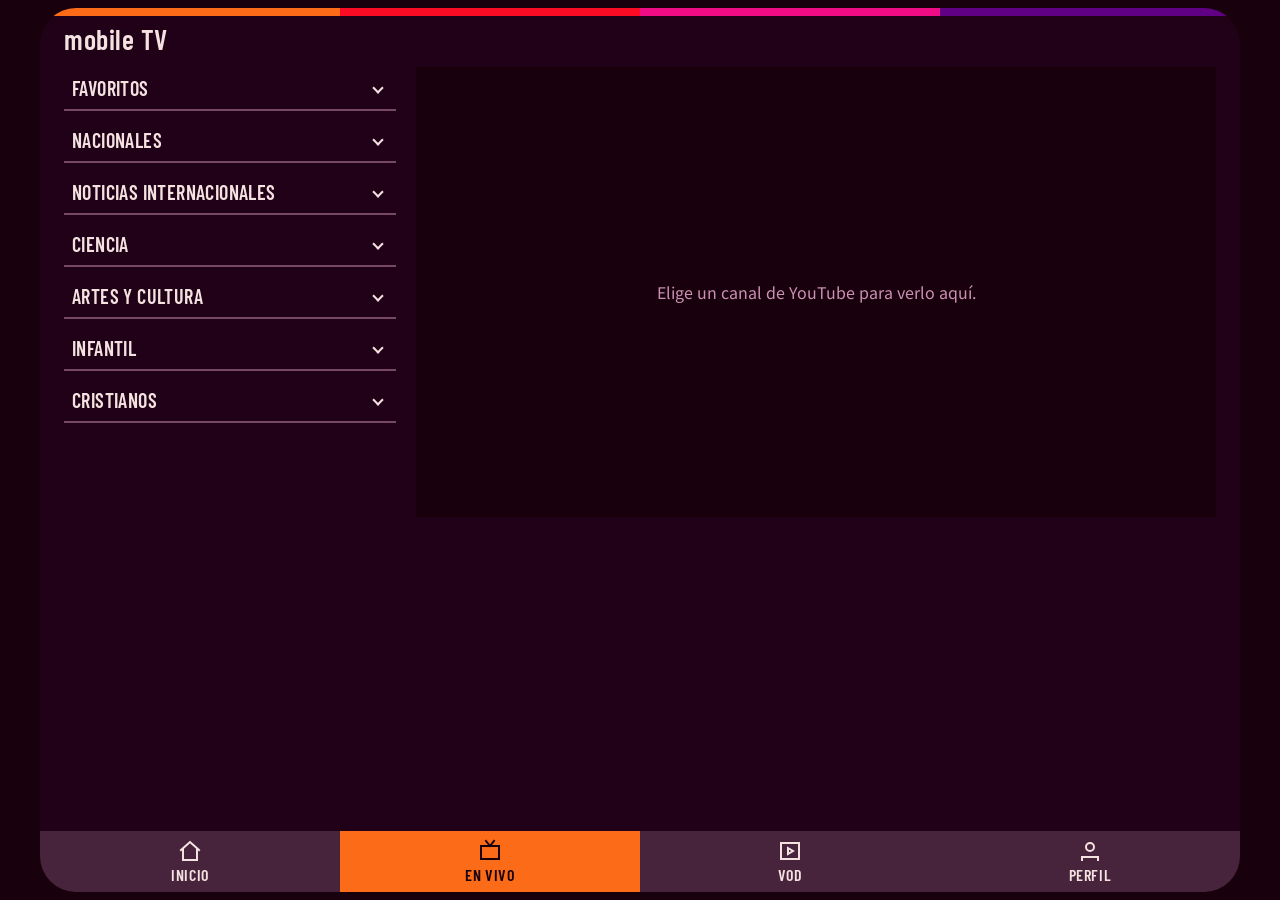
<file: index.html>
<!doctype html>
<html lang="es">
<head>
  <meta charset="utf-8">
  <!-- Política de seguridad: todo es propio, salvo los marcos del reproductor de YouTube. Sin scripts ni estilos en línea.
       Lo que YouTube necesite dentro de su marco lo gobierna YouTube, no esta página. -->
  <meta http-equiv="Content-Security-Policy" content="default-src 'none'; script-src 'self'; style-src 'self'; img-src 'self'; font-src 'self'; connect-src 'self'; manifest-src 'self'; worker-src 'self'; frame-src https://www.youtube-nocookie.com; object-src 'none'; base-uri 'none'; form-action 'none'">
  <meta name="referrer" content="no-referrer">
  <!-- Los navegadores solo respetan X-Content-Type-Options como cabecera HTTP; aquí queda como declaración. -->
  <meta http-equiv="X-Content-Type-Options" content="nosniff">
  <meta name="viewport" content="width=device-width, initial-scale=1, viewport-fit=cover">
  <title>mobile TV</title>
  <meta name="theme-color" content="#18000c">
  <link rel="icon" type="image/svg+xml" href="icons/favicon.svg">
  <link rel="icon" type="image/png" sizes="32x32" href="icons/favicon-32.png">
  <link rel="manifest" href="manifest.webmanifest">
  <link rel="stylesheet" href="css/styles.css">
</head>
<body>
  <div class="card">
    <div class="stripes" aria-hidden="true"><span></span><span></span><span></span><span></span></div>
    <header class="topbar">
      <h1><span class="brand">mobile TV</span></h1>
    </header>
    <main>
      <p id="aviso-sin-conexion" class="notice" role="status" hidden>
        Sin conexión: la lista se ve, pero los videos y los sitios oficiales necesitan internet.
      </p>
      <div class="panels">
        <section id="panel-inicio" class="panel" role="tabpanel" aria-labelledby="tab-inicio" hidden>
          <h2>Inicio</h2>
          <p class="message">Próximamente</p>
        </section>

        <section id="panel-en-vivo" class="panel live" role="tabpanel" aria-labelledby="tab-en-vivo">
          <section id="reproductor" class="player-area" aria-labelledby="reproductor-titulo">
            <h2 id="reproductor-titulo" class="sr-only">Reproductor</h2>
            <div id="reproductor-contenido" aria-live="polite">
              <div class="player-frame player-empty">
                <p class="message">Elige un canal de YouTube para verlo aquí.</p>
              </div>
            </div>
          </section>
          <section id="en-vivo" class="channel-area" aria-labelledby="en-vivo-titulo">
            <h2 id="en-vivo-titulo" class="sr-only">Canales en vivo</h2>
            <div id="lista-canales" aria-live="polite">
              <p class="message">Cargando canales...</p>
            </div>
          </section>
        </section>

        <section id="panel-vod" class="panel" role="tabpanel" aria-labelledby="tab-vod" hidden>
          <h2>VOD</h2>
          <p class="message">Próximamente</p>
        </section>

        <section id="panel-perfil" class="panel" role="tabpanel" aria-labelledby="tab-perfil" hidden>
          <h2>Perfil</h2>
          <p class="message">Próximamente</p>
        </section>
      </div>
    </main>
    <nav class="tabbar" aria-label="Navegación principal">
      <div id="barra-pestanas" class="tabs" role="tablist" aria-label="Secciones de la app">
        <button type="button" id="tab-inicio" class="tab" role="tab" data-tab="inicio" aria-controls="panel-inicio" aria-selected="false" tabindex="-1">
          <svg viewBox="0 0 24 24" aria-hidden="true" focusable="false"><path d="M3 11 12 3l9 8M5 10v11h14V10"/></svg>
          <span>Inicio</span>
        </button>
        <button type="button" id="tab-en-vivo" class="tab" role="tab" data-tab="en-vivo" aria-controls="panel-en-vivo" aria-selected="true" tabindex="0">
          <svg viewBox="0 0 24 24" aria-hidden="true" focusable="false"><path d="M8 2l4 5 4-5"/><rect x="3" y="7" width="18" height="13"/></svg>
          <span>En Vivo</span>
        </button>
        <button type="button" id="tab-vod" class="tab" role="tab" data-tab="vod" aria-controls="panel-vod" aria-selected="false" tabindex="-1">
          <svg viewBox="0 0 24 24" aria-hidden="true" focusable="false"><rect x="3" y="4" width="18" height="16"/><path d="M10 9l5 3-5 3z"/></svg>
          <span>VOD</span>
        </button>
        <button type="button" id="tab-perfil" class="tab" role="tab" data-tab="perfil" aria-controls="panel-perfil" aria-selected="false" tabindex="-1">
          <svg viewBox="0 0 24 24" aria-hidden="true" focusable="false"><circle cx="12" cy="8" r="4"/><path d="M4 21v-3h16v3"/></svg>
          <span>Perfil</span>
        </button>
      </div>
    </nav>
  </div>
  <script type="module" src="js/app.js"></script>
  <script src="js/register-sw.js"></script>
</body>
</html>
</file>
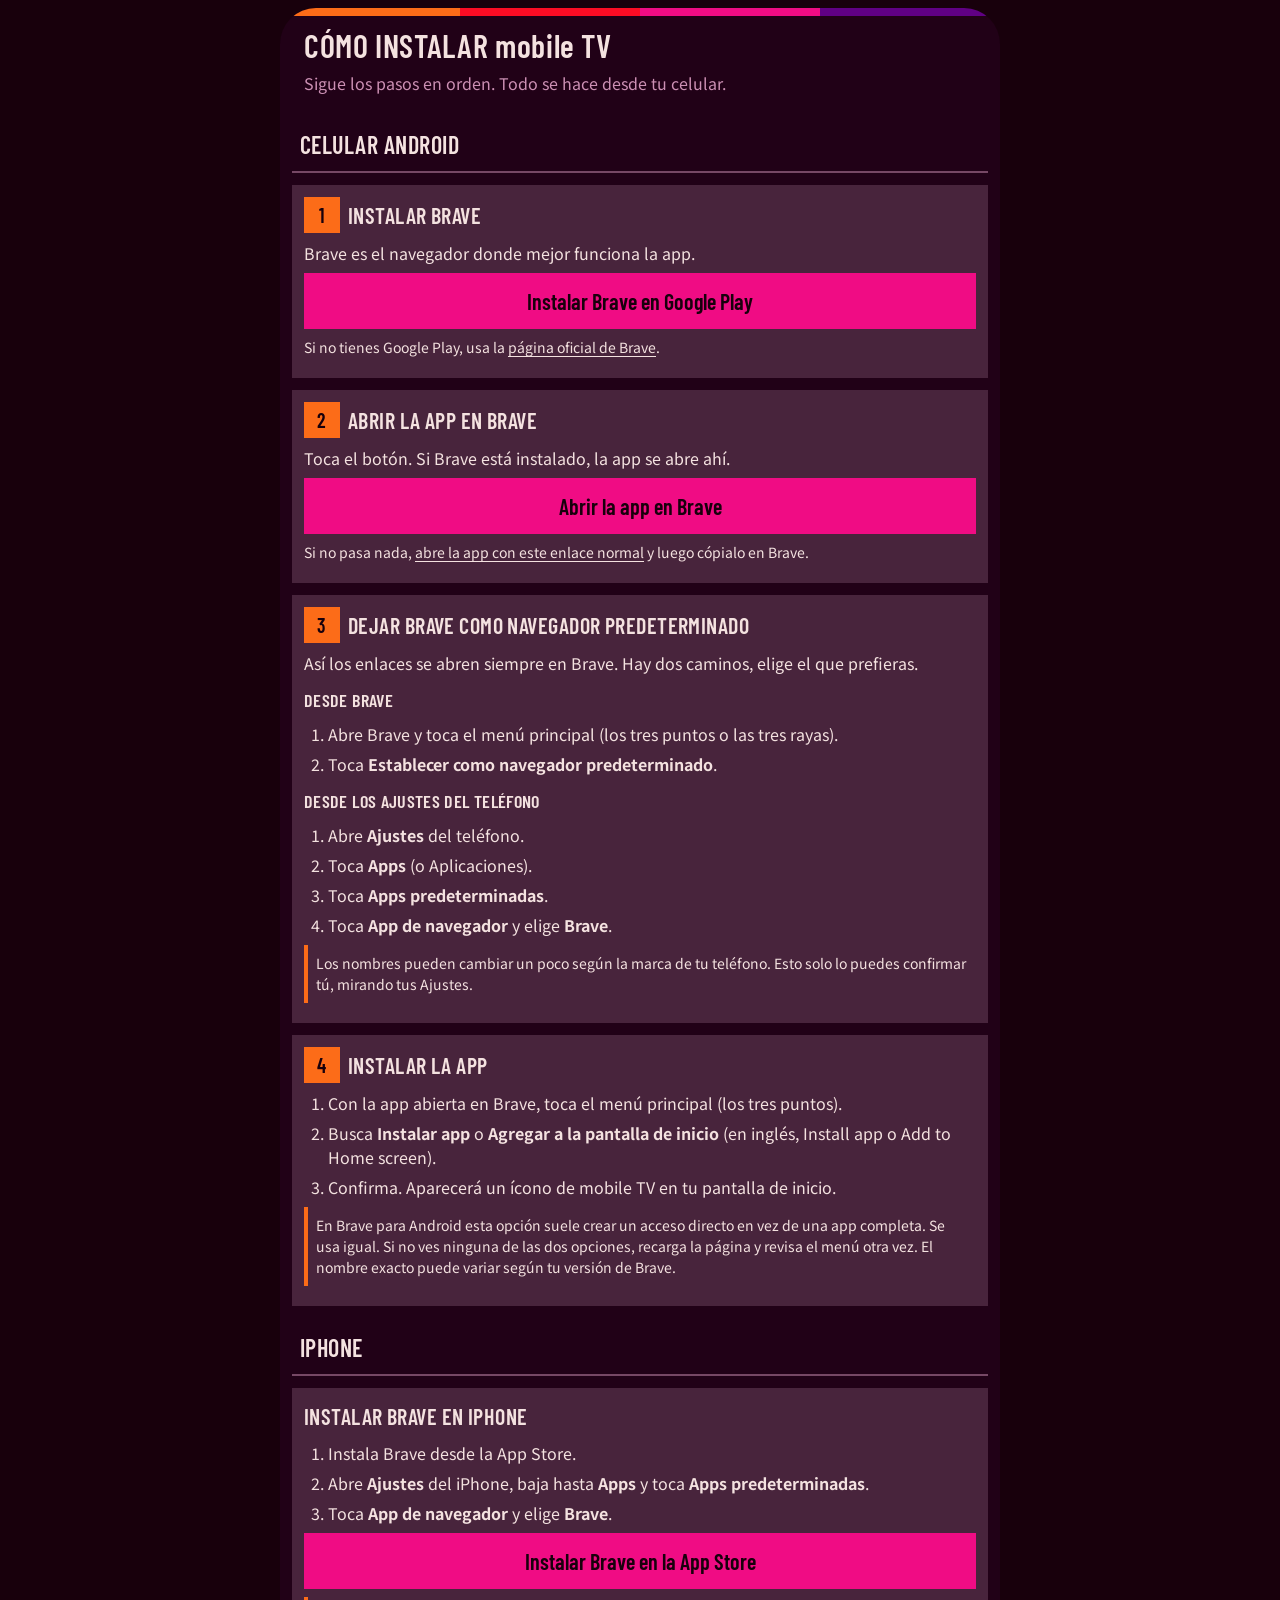
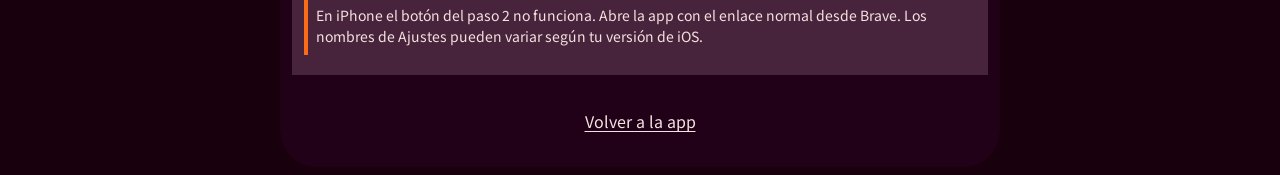
<file: instalar.html>
<!doctype html>
<html lang="es">
<head>
  <meta charset="utf-8">
  <!-- Misma política de seguridad que index.html. Esta página solo tiene enlaces: no carga nada de afuera. -->
  <meta http-equiv="Content-Security-Policy" content="default-src 'none'; script-src 'self'; style-src 'self'; img-src 'self'; font-src 'self'; connect-src 'self'; manifest-src 'self'; worker-src 'self'; frame-src https://www.youtube-nocookie.com; object-src 'none'; base-uri 'none'; form-action 'none'">
  <meta name="referrer" content="no-referrer">
  <meta http-equiv="X-Content-Type-Options" content="nosniff">
  <meta name="viewport" content="width=device-width, initial-scale=1, viewport-fit=cover">
  <title>Cómo instalar mobile TV</title>
  <meta name="theme-color" content="#18000c">
  <link rel="icon" type="image/svg+xml" href="icons/favicon.svg">
  <link rel="icon" type="image/png" sizes="32x32" href="icons/favicon-32.png">
  <link rel="stylesheet" href="css/instalar.css">
</head>
<body>
  <div class="card">
    <div class="stripes" aria-hidden="true"><span></span><span></span><span></span><span></span></div>
    <header class="topbar">
      <h1>Cómo instalar <span class="brand">mobile TV</span></h1>
      <p class="intro">Sigue los pasos en orden. Todo se hace desde tu celular.</p>
    </header>

    <main>
      <h2 class="platform">Celular Android</h2>

      <section class="step" aria-labelledby="paso-1">
        <h3 id="paso-1"><span class="num">1</span> Instalar Brave</h3>
        <p>Brave es el navegador donde mejor funciona la app.</p>
        <a class="button" href="https://play.google.com/store/apps/details?id=com.brave.browser" target="_blank" rel="noopener noreferrer">Instalar Brave en Google Play</a>
        <p class="alt">Si no tienes Google Play, usa la <a href="https://brave.com/download" target="_blank" rel="noopener noreferrer">página oficial de Brave</a>.</p>
      </section>

      <section class="step" aria-labelledby="paso-2">
        <h3 id="paso-2"><span class="num">2</span> Abrir la app en Brave</h3>
        <p>Toca el botón. Si Brave está instalado, la app se abre ahí.</p>
        <a class="button" href="intent://haru-chan-cl.github.io/mobile-tv/#Intent;scheme=https;package=com.brave.browser;S.browser_fallback_url=https%3A%2F%2Fharu-chan-cl.github.io%2Fmobile-tv%2F;end">Abrir la app en Brave</a>
        <p class="alt">Si no pasa nada, <a href="https://haru-chan-cl.github.io/mobile-tv/">abre la app con este enlace normal</a> y luego cópialo en Brave.</p>
      </section>

      <section class="step" aria-labelledby="paso-3">
        <h3 id="paso-3"><span class="num">3</span> Dejar Brave como navegador predeterminado</h3>
        <p>Así los enlaces se abren siempre en Brave. Hay dos caminos, elige el que prefieras.</p>
        <h4>Desde Brave</h4>
        <ol>
          <li>Abre Brave y toca el menú principal (los tres puntos o las tres rayas).</li>
          <li>Toca <strong>Establecer como navegador predeterminado</strong>.</li>
        </ol>
        <h4>Desde los Ajustes del teléfono</h4>
        <ol>
          <li>Abre <strong>Ajustes</strong> del teléfono.</li>
          <li>Toca <strong>Apps</strong> (o Aplicaciones).</li>
          <li>Toca <strong>Apps predeterminadas</strong>.</li>
          <li>Toca <strong>App de navegador</strong> y elige <strong>Brave</strong>.</li>
        </ol>
        <p class="note">Los nombres pueden cambiar un poco según la marca de tu teléfono. Esto solo lo puedes confirmar tú, mirando tus Ajustes.</p>
      </section>

      <section class="step" aria-labelledby="paso-4">
        <h3 id="paso-4"><span class="num">4</span> Instalar la app</h3>
        <ol>
          <li>Con la app abierta en Brave, toca el menú principal (los tres puntos).</li>
          <li>Busca <strong>Instalar app</strong> o <strong>Agregar a la pantalla de inicio</strong> (en inglés, Install app o Add to Home screen).</li>
          <li>Confirma. Aparecerá un ícono de mobile TV en tu pantalla de inicio.</li>
        </ol>
        <p class="note">En Brave para Android esta opción suele crear un acceso directo en vez de una app completa. Se usa igual. Si no ves ninguna de las dos opciones, recarga la página y revisa el menú otra vez. El nombre exacto puede variar según tu versión de Brave.</p>
      </section>

      <h2 class="platform">iPhone</h2>

      <section class="step" aria-labelledby="iphone">
        <h3 id="iphone">Instalar Brave en iPhone</h3>
        <ol>
          <li>Instala Brave desde la App Store.</li>
          <li>Abre <strong>Ajustes</strong> del iPhone, baja hasta <strong>Apps</strong> y toca <strong>Apps predeterminadas</strong>.</li>
          <li>Toca <strong>App de navegador</strong> y elige <strong>Brave</strong>.</li>
        </ol>
        <a class="button" href="https://apps.apple.com/app/id1052879175" target="_blank" rel="noopener noreferrer">Instalar Brave en la App Store</a>
        <p class="note">En iPhone el botón del paso 2 no funciona. Abre la app con el enlace normal desde Brave. Los nombres de Ajustes pueden variar según tu versión de iOS.</p>
      </section>

      <p class="back"><a href="./">Volver a la app</a></p>
    </main>
  </div>
</body>
</html>
</file>
<file: css/styles.css>
@import url("../design/tokens.css");

*,
*::before,
*::after {
  box-sizing: border-box;
}

/* Sin esta regla, un display propio (flex, grid) le gana al atributo hidden. */
[hidden] {
  display: none !important;
}

body {
  margin: 0;
  padding: var(--space-1);
  background: var(--surface);
  color: var(--ink);
  font-family: var(--f-jp);
  line-height: 1.5;
}

/* Texto solo para lectores de pantalla. */
.sr-only {
  position: absolute;
  width: 1px;
  height: 1px;
  margin: -1px;
  padding: 0;
  overflow: hidden;
  clip-path: inset(50%);
  white-space: nowrap;
  border: 0;
}

/* La tarjeta exterior es lo único con esquinas redondeadas. Ocupa toda la pantalla:
   franjas, título, contenido que se ajusta y barra de pestañas fija abajo. */
.card {
  display: grid;
  grid-template-rows: auto auto minmax(0, 1fr) auto;
  max-width: 720px;
  height: calc(100vh - 2 * var(--space-1));
  height: calc(100dvh - 2 * var(--space-1));
  margin: 0 auto;
  overflow: hidden;
  background: var(--surface-raised);
  border-radius: var(--radius-card);
}

/* Franjas siempre en este orden: naranja, rojo, magenta, violeta. */
.stripes {
  display: flex;
  height: var(--space-1);
}

.stripes span {
  flex: 1;
}

.stripes span:nth-child(1) { background: var(--stripe-orange); }
.stripes span:nth-child(2) { background: var(--stripe-red); }
.stripes span:nth-child(3) { background: var(--stripe-magenta); }
.stripes span:nth-child(4) { background: var(--stripe-violet); }

.topbar {
  padding: var(--space-1) var(--space-3) 0;
}

main {
  display: flex;
  flex-direction: column;
  min-height: 0;
  padding: var(--space-1) var(--space-2) 0;
}

h1,
h2,
h3 {
  margin: 0;
  font-family: var(--f-display);
  font-weight: 600;
  letter-spacing: 0.02em;
  text-transform: uppercase;
  color: var(--title-color);
  overflow-wrap: anywhere;
}

h1 { font-size: 1.75rem; line-height: 1.1; }

/* El nombre de la app se escribe siempre "mobile TV", sin pasarlo a mayúsculas. */
.brand { text-transform: none; }
h2 { font-size: 1.5rem; margin-bottom: var(--space-1); }
h3 { font-size: 1.25rem; }

.message {
  margin: 0;
  color: var(--ink-muted);
}

.notice {
  flex: none;
  margin: 0 0 var(--space-1);
  padding: var(--space-1) var(--space-2);
  background: var(--plate);
  color: var(--bone);
  border-left: var(--space-1) solid var(--stripe-orange);
  font-size: 0.875rem;
}

/* Paneles de las pestañas: solo uno se ve a la vez y ocupa todo el espacio disponible. */
.panels {
  flex: 1;
  min-height: 0;
}

.panel {
  height: 100%;
  min-height: 0;
  overflow-y: auto;
  padding: var(--space-1) var(--space-1) var(--space-2);
}

/* En Vivo: reproductor fijo arriba y la lista debajo con su propio scroll. */
.live {
  display: flex;
  flex-direction: column;
  gap: var(--space-1);
  overflow: hidden;
  padding: 0;
}

.player-area {
  flex: none;
  min-width: 0;
  padding: 4px 4px 0;
}

.channel-area {
  display: flex;
  flex: 1;
  flex-direction: column;
  min-height: 0;
}

#lista-canales {
  flex: 1;
  min-height: 0;
  /* El relleno deja sitio para que el anillo de foco no quede recortado por el scroll. */
  padding: 4px;
  overflow-y: auto;
  overscroll-behavior: contain;
}

/* Reproductor */
.player-frame {
  position: relative;
  aspect-ratio: 16 / 9;
  background: var(--surface);
}

.player-frame iframe {
  position: absolute;
  inset: 0;
  width: 100%;
  height: 100%;
  border: 0;
}

.player-empty {
  display: grid;
  place-items: center;
  padding: var(--space-2);
  text-align: center;
}

#reproductor-contenido h3 {
  margin: 0 0 var(--space-1);
  font-size: 1.125rem;
}

.player-fallback {
  display: flex;
  flex-wrap: wrap;
  gap: var(--space-1) var(--space-2);
  align-items: center;
  margin-top: var(--space-1);
}

.player-fallback .message {
  flex: 1 1 160px;
  font-size: 0.8125rem;
  line-height: 1.35;
}

.open-youtube {
  display: inline-flex;
  align-items: center;
  min-height: 44px;
  padding: 0 var(--space-3);
  background: var(--stripe-magenta);
  color: var(--on-stripe);
  border: 2px solid var(--btn-edge);
  border-radius: var(--radius-none);
  font-family: var(--f-display);
  font-size: 1.25rem;
  font-weight: 600;
  text-decoration: none;
}

/* Categorías plegables */
.category {
  margin-top: var(--space-1);
}

.category:first-child {
  margin-top: 0;
}

.category-toggle {
  display: flex;
  align-items: center;
  justify-content: space-between;
  gap: var(--space-1);
  width: 100%;
  min-height: 44px;
  padding: 0 var(--space-1);
  background: transparent;
  color: var(--title-color);
  border: 0;
  border-bottom: 2px solid var(--rule);
  border-radius: var(--radius-none);
  font: inherit;
  letter-spacing: inherit;
  text-align: left;
  text-transform: inherit;
  cursor: pointer;
}

/* Flecha dibujada con bordes: hacia abajo si está plegada, hacia arriba si está abierta. */
.category-toggle::after {
  content: "";
  flex: none;
  width: 8px;
  height: 8px;
  margin-right: 6px;
  border: solid currentColor;
  border-width: 0 2px 2px 0;
  transform: rotate(45deg);
}

.category-toggle[aria-expanded="true"]::after {
  transform: rotate(-135deg);
  margin-top: 6px;
}

.channels {
  display: grid;
  gap: var(--space-1);
  margin: var(--space-1) 0 0;
  padding: 0;
  list-style: none;
}

.channel {
  display: block;
  width: 100%;
  min-height: 48px;
  padding: var(--space-2);
  font: inherit;
  text-align: left;
  cursor: pointer;
  background: var(--plate);
  color: var(--bone);
  border: 2px solid var(--btn-edge);
  border-radius: var(--radius-none);
  text-decoration: none;
  overflow-wrap: anywhere;
}

.channel:hover {
  background: var(--plum);
}

.channel[aria-pressed="true"] {
  background: var(--stripe-orange);
  color: var(--on-stripe);
}

.channel-name {
  display: block;
  font-family: var(--f-display);
  font-size: 1.25rem;
  font-weight: 600;
}

.channel-kind {
  display: block;
  font-size: 0.8125rem;
}

/* Últimos vistos y Favoritos: títulos fijos (no se pliegan) arriba de las categorías. */
.shelf {
  margin-bottom: var(--space-1);
}

.shelf-title {
  display: flex;
  align-items: center;
  min-height: 44px;
  padding: 0 var(--space-1);
  border-bottom: 2px solid var(--rule);
}

.shelf .message {
  padding: var(--space-1);
  font-size: 0.875rem;
}

/* Cada canal lleva a su lado la estrella de favoritos. */
.channel-row {
  display: grid;
  grid-template-columns: 1fr 48px;
  gap: 2px;
}

.star {
  display: grid;
  place-items: center;
  min-height: 48px;
  padding: 0;
  background: var(--plate);
  color: var(--bone);
  border: 2px solid var(--btn-edge);
  border-radius: var(--radius-none);
  cursor: pointer;
}

.star:hover {
  background: var(--plum);
}

.star svg {
  width: 24px;
  height: 24px;
  fill: none;
  stroke: currentColor;
  stroke-width: 2;
  stroke-linejoin: round;
}

.star[aria-pressed="true"] {
  color: var(--stripe-orange);
}

.star[aria-pressed="true"] svg {
  fill: currentColor;
}

/* Barra de pestañas inferior */
.tabbar {
  background: var(--plate);
  padding-bottom: env(safe-area-inset-bottom);
}

.tabs {
  display: grid;
  grid-template-columns: repeat(4, 1fr);
}

.tab {
  display: flex;
  flex-direction: column;
  align-items: center;
  justify-content: center;
  gap: 2px;
  min-width: 44px;
  min-height: 56px;
  padding: 6px 4px;
  background: transparent;
  color: var(--bone);
  border: 2px solid var(--btn-edge);
  border-radius: var(--radius-none);
  font-family: var(--f-display);
  font-size: 1rem;
  font-weight: 600;
  letter-spacing: 0.04em;
  text-transform: uppercase;
  cursor: pointer;
}

.tab svg {
  width: 24px;
  height: 24px;
  fill: none;
  stroke: currentColor;
  stroke-width: 2;
  stroke-linecap: square;
  stroke-linejoin: miter;
}

.tab:hover {
  background: var(--plum);
}

.tab[aria-selected="true"] {
  background: var(--stripe-orange);
  color: var(--on-stripe);
}

/* Foco visible en todo lo que se puede tocar. En la barra el anillo va por dentro para que nada lo recorte. */
.channel:focus-visible,
.star:focus-visible,
.category-toggle:focus-visible,
.open-youtube:focus-visible {
  outline: 2px solid var(--focus);
  outline-offset: 2px;
}

.tab:focus-visible {
  outline: 2px solid var(--focus);
  outline-offset: -6px;
}

.tab[aria-selected="true"]:focus-visible {
  outline-color: var(--on-stripe);
}

/* Teléfono acostado: poca altura, así que el título se oculta a la vista (sigue para lectores de pantalla)
   y el reproductor gana ese espacio. */
@media (orientation: landscape) and (max-height: 500px) {
  .topbar {
    padding: 0;
  }

  .topbar h1,
  .player-fallback .message {
    position: absolute;
    width: 1px;
    height: 1px;
    margin: -1px;
    overflow: hidden;
    clip-path: inset(50%);
    white-space: nowrap;
  }
}

/* En horizontal: la lista queda al lado del reproductor. */
@media (orientation: landscape) and (min-width: 560px) {
  .card {
    max-width: 1200px;
  }

  /* El video no puede ser más alto que el espacio libre: así entran el título y el botón de respaldo. */
  .player-frame {
    max-width: calc((100vh - 205px) * 16 / 9);
    max-width: calc((100dvh - 205px) * 16 / 9);
  }

  .live {
    display: grid;
    grid-template-columns: minmax(220px, min(340px, 40%)) minmax(0, 1fr);
    grid-template-areas: "lista reproductor";
    align-items: start;
    gap: var(--space-2);
    padding: 0 var(--space-1);
  }

  .channel-area {
    grid-area: lista;
    height: 100%;
  }

  .player-area {
    grid-area: reproductor;
    max-height: 100%;
    overflow-y: auto;
  }
}
</file>
<file: css/instalar.css>
/* Estilos de instalar.html. Mismo tema Analog Sunset (tokens propios, tipografías propias, nada externo). */
@import url("../design/tokens.css");

*,
*::before,
*::after {
  box-sizing: border-box;
}

body {
  margin: 0;
  padding: var(--space-1);
  background: var(--surface);
  color: var(--ink);
  font-family: var(--f-jp);
  font-size: 1rem;
  line-height: 1.5;
}

/* Tarjeta exterior: lo único con esquinas redondeadas. Aquí la página crece y se desplaza con el teléfono. */
.card {
  max-width: 720px;
  margin: 0 auto;
  overflow: hidden;
  background: var(--surface-raised);
  border-radius: var(--radius-card);
}

/* Franjas siempre en este orden: naranja, rojo, magenta, violeta. */
.stripes {
  display: flex;
  height: var(--space-1);
}

.stripes span {
  flex: 1;
}

.stripes span:nth-child(1) { background: var(--stripe-orange); }
.stripes span:nth-child(2) { background: var(--stripe-red); }
.stripes span:nth-child(3) { background: var(--stripe-magenta); }
.stripes span:nth-child(4) { background: var(--stripe-violet); }

.topbar {
  padding: var(--space-2) var(--space-3) 0;
}

main {
  padding: var(--space-1) var(--space-2) var(--space-3);
}

h1,
h2,
h3,
h4 {
  margin: 0;
  font-family: var(--f-display);
  font-weight: 600;
  letter-spacing: 0.02em;
  text-transform: uppercase;
  color: var(--title-color);
}

h1 { font-size: 2rem; line-height: 1.1; }

/* El nombre de la app se escribe siempre "mobile TV", sin pasarlo a mayúsculas. */
.brand { text-transform: none; }

.intro {
  margin: var(--space-1) 0 0;
  color: var(--ink-muted);
}

.platform {
  margin: var(--space-3) 0 var(--space-1);
  padding: 0 var(--space-1) var(--space-1);
  border-bottom: 2px solid var(--rule);
  font-size: 1.5rem;
}

.step {
  margin-top: var(--space-2);
  padding: var(--space-2);
  background: var(--plate);
  color: var(--bone);
}

.step h3 {
  display: flex;
  align-items: center;
  gap: var(--space-1);
  margin-bottom: var(--space-1);
  font-size: 1.375rem;
  color: var(--bone);
}

.step h4 {
  margin: var(--space-2) 0 var(--space-1);
  font-size: 1.125rem;
  color: var(--bone);
}

.step p {
  margin: 0 0 var(--space-1);
}

.num {
  flex: none;
  display: grid;
  place-items: center;
  width: 36px;
  height: 36px;
  background: var(--stripe-orange);
  color: var(--on-stripe);
  font-size: 1.25rem;
}

.step ol {
  margin: 0 0 var(--space-1);
  padding-left: var(--space-3);
}

.step li {
  margin-bottom: 6px;
}

/* Botón grande, fácil de tocar con el pulgar. */
.button {
  display: flex;
  align-items: center;
  justify-content: center;
  min-height: 56px;
  margin: var(--space-1) 0;
  padding: 0 var(--space-2);
  background: var(--stripe-magenta);
  color: var(--on-stripe);
  border: 2px solid var(--btn-edge);
  border-radius: var(--radius-none);
  font-family: var(--f-display);
  font-size: 1.375rem;
  font-weight: 600;
  text-align: center;
  text-decoration: none;
}

.alt,
.note {
  font-size: 0.875rem;
}

.note {
  padding: var(--space-1);
  border-left: 4px solid var(--stripe-orange);
}

.step a:not(.button),
.back a {
  color: inherit;
  text-underline-offset: 3px;
}

.back {
  margin: var(--space-3) 0 0;
  text-align: center;
}

.back a {
  display: inline-flex;
  align-items: center;
  min-height: 44px;
  padding: 0 var(--space-2);
  color: var(--ink);
}

/* Foco visible en todo lo que se puede tocar. */
a:focus-visible {
  outline: 2px solid var(--focus);
  outline-offset: 2px;
}

.step a:focus-visible {
  outline-color: var(--stripe-orange);
}
</file>
